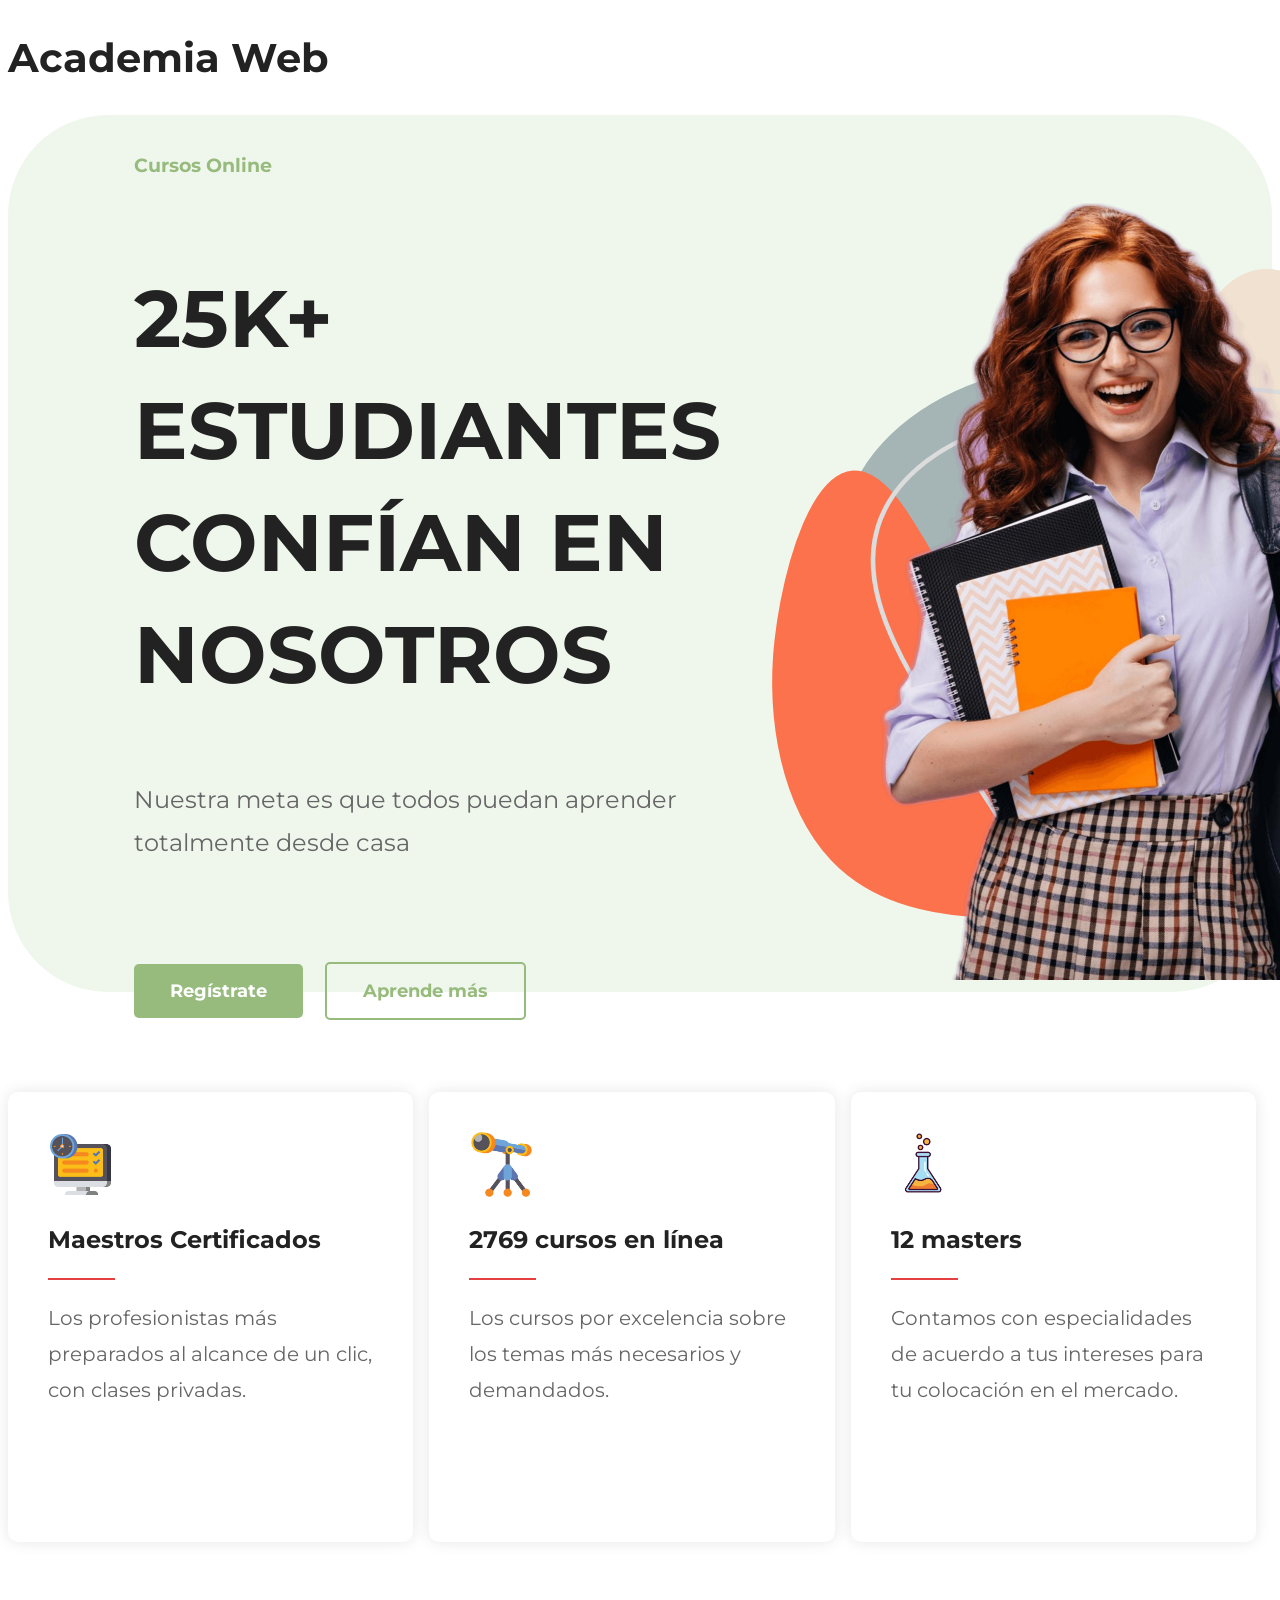
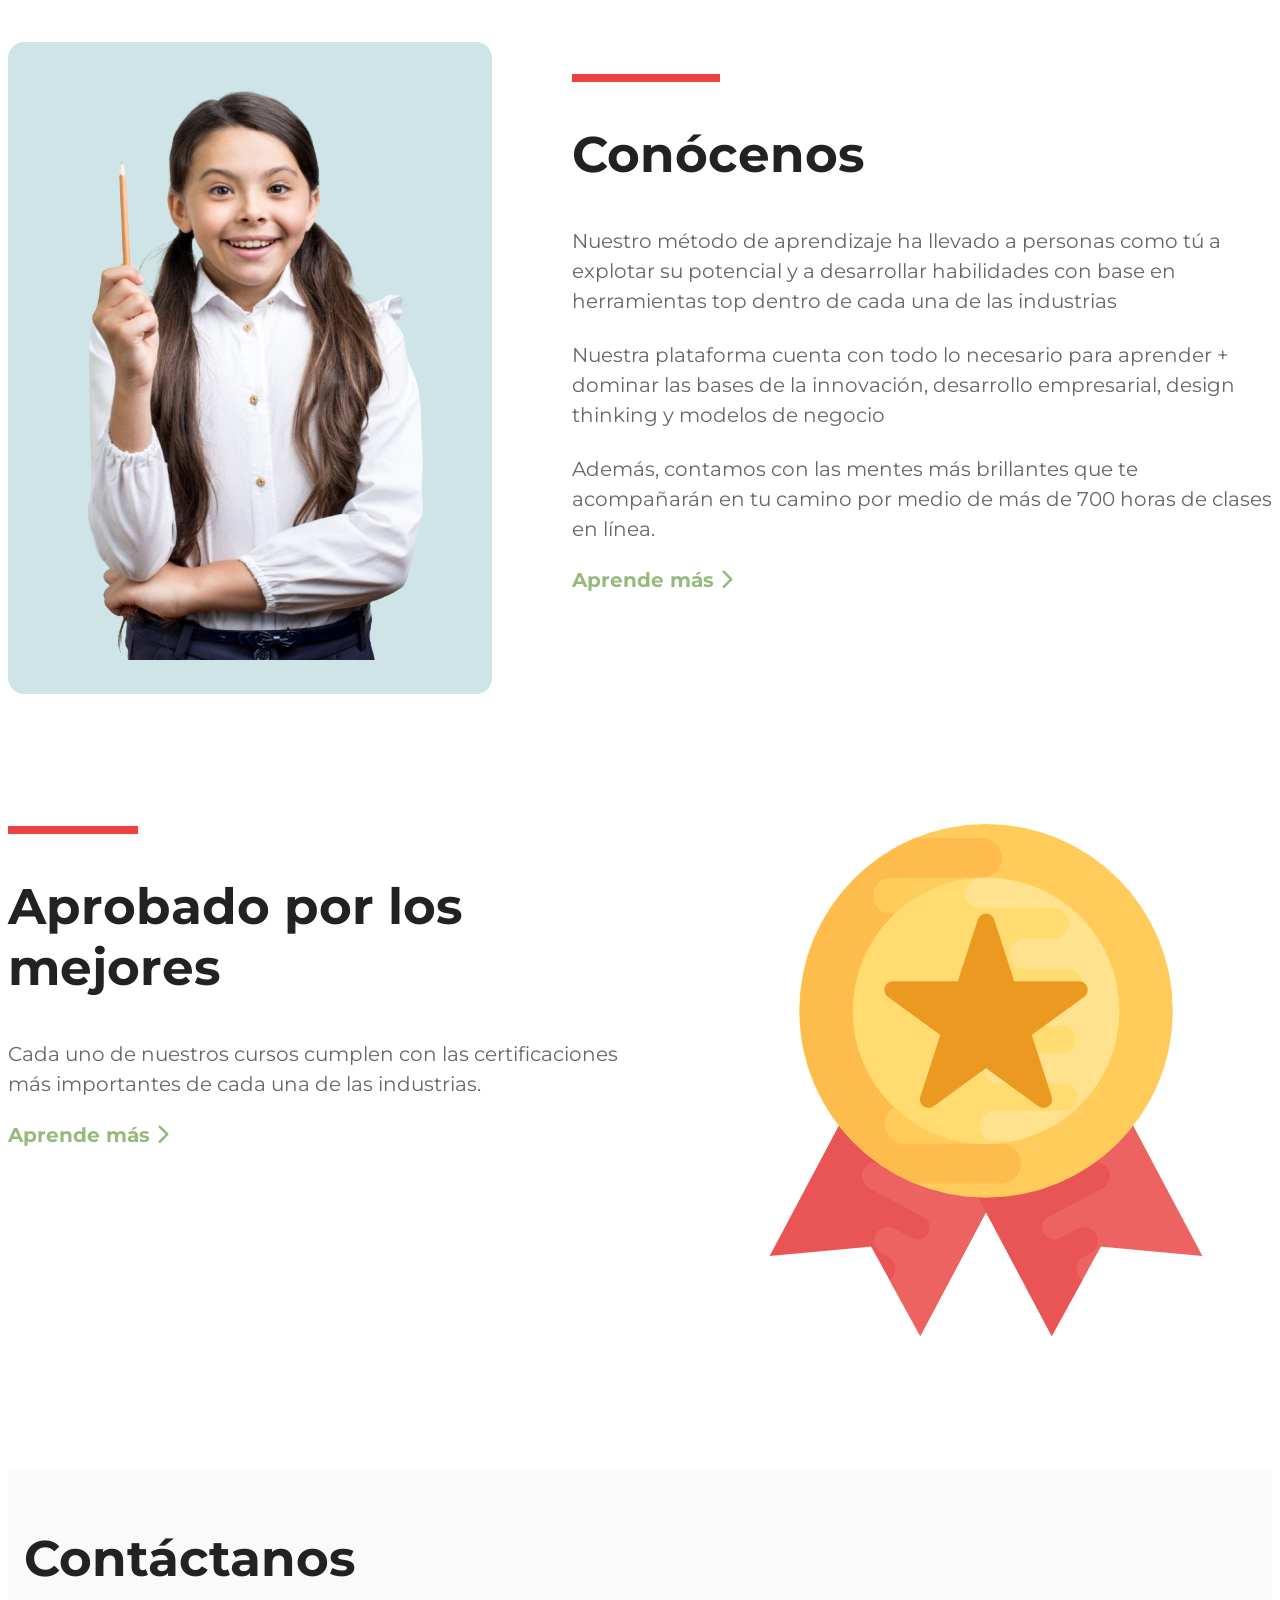
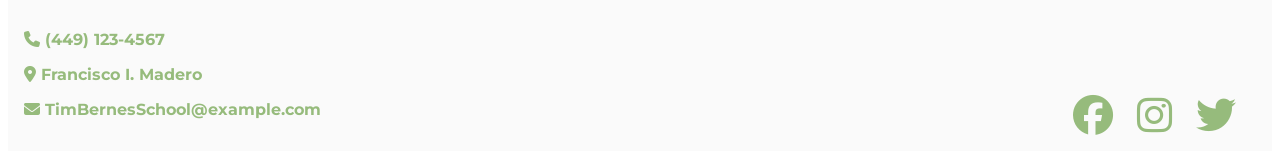
<file: Escuela_alumnos/index.html>
<!DOCTYPE html>
<html lang="en">
<head>
    <meta charset="UTF-8">
    <meta name="viewport" content="width=device-width, initial-scale=1.0">
    <title>Escuela</title>
    <link rel="stylesheet" href="https://cdnjs.cloudflare.com/ajax/libs/font-awesome/6.6.0/css/all.min.css" integrity="sha512-Kc323vGBEqzTmouAECnVceyQqyqdsSiqLQISBL29aUW4U/M7pSPA/gEUZQqv1cwx4OnYxTxve5UMg5GT6L4JJg==" crossorigin="anonymous" referrerpolicy="no-referrer" />
    <link rel="stylesheet" href="style.css">
</head>
<body>
    <header class="contenido">
        <nav>
            <h1 id="logo">Academia Web</h1>
        </nav>
    </header>
    <main class="contenido">
        <section id="inicio">
            <h3>Cursos Online</h3>
            <div id="inicio-contenido">
                <div id="inicio-textos">
                    <h2>25K+ ESTUDIANTES CONFÍAN EN NOSOTROS</h2>
                    <p>Nuestra meta es que todos puedan aprender totalmente desde casa</p>
                </div>
                <img id="inicio-fondo" src="img/inicio.png" />
            </div>

            <div id="inicio-botones">
                <a href="#" class="boton">Regístrate</a>
                <a href="#" id="aprende-mas" class="boton">Aprende más</a>
            </div>
        </section>
        <section id="cards">
            <div class="card">
                <img class="card-img" src="img/computadora.png" />
                <h3 class="card-titulo">Maestros Certificados</h3>
                <hr class="card-separador"> 
                <p class="card-contenido">Los profesionistas más preparados al alcance de un clic, con clases privadas.</p>       
            </div>
            <div class="card">
                <img class="card-img" src="img/telescopio.png" />
                <h3 class="card-titulo">2769 cursos en línea</h3>
                <hr class="card-separador"> 
                <p class="card-contenido">Los cursos por excelencia sobre los temas más necesarios y demandados.</p>       
            </div>
            <div class="card">
                <img class="card-img" src="img/laboratorio.png" />
                <h3 class="card-titulo">12 masters</h3>
                <hr class="card-separador"> 
                <p class="card-contenido">Contamos con especialidades de acuerdo a tus intereses para tu colocación en el mercado.</p>       
            </div>
        </section>
        <section  id="conocenos">
            <div id="conocenos-img">
                <img src="img/conocenos.png">
            </div>
            <div id="conocenos-contenido">
                <hr class="separador">
                <h2>Conócenos</h2>
                <p> Nuestro método de aprendizaje ha llevado
                    a personas como tú a explotar su potencial y a
                    desarrollar habilidades con base en herramientas
                    top dentro de cada una de las industrias<p>
                <p>Nuestra plataforma cuenta con todo lo necesario
                    para aprender + dominar las bases de la innovación,
                    desarrollo empresarial, design thinking y modelos
                    de negocio</p>
                <p>
                    Además, contamos con las mentes más brillantes
                    que te acompañarán en tu camino por medio
                    de más de 700 horas de clases en línea.
                </p>
                <a href="#" class="aprende-mas">Aprende más <i class="fa-solid fa-chevron-right"></i></a>
            </div>
        </section>
        <section  id="aprobado">
            <div id="aprobado-contenido">
                <hr class="separador">
                <h2>Aprobado por los mejores</h2>
                <p>
                    Cada uno de nuestros cursos cumplen con las certificaciones más importantes de cada una de las industrias.
                </p>
                <a href="#" class="aprende-mas">Aprende más <i class="fa-solid fa-chevron-right"></i></a>
            </div>
            <div id="aprobado-img">
                <img src="img/medalla.png">
            </div>
        </section>
    </main>
    <footer>
        <div class="contenido">
            <div class="footer-contacto">
                <h2>Contáctanos</h2>
                <a href="#"><i class="fa-solid fa-phone"></i> (449) 123-4567</a>
                <a href="#"><i class="fa-solid fa-location-dot"></i> Francisco I. Madero</a>
                <a href="#"><i class="fa-solid fa-envelope"></i> TimBernesSchool@example.com</a>
            </div>
            <div class="footer-redes">
                <a href="#"><i class="fa-brands fa-facebook"></i></a>
                <a href="#"><i class="fa-brands fa-instagram"></i></a>
                <a href="#"><i class="fa-brands fa-twitter"></i></a>            
            </div>
        </div>
    </footer>
</body>
</html>
</file>
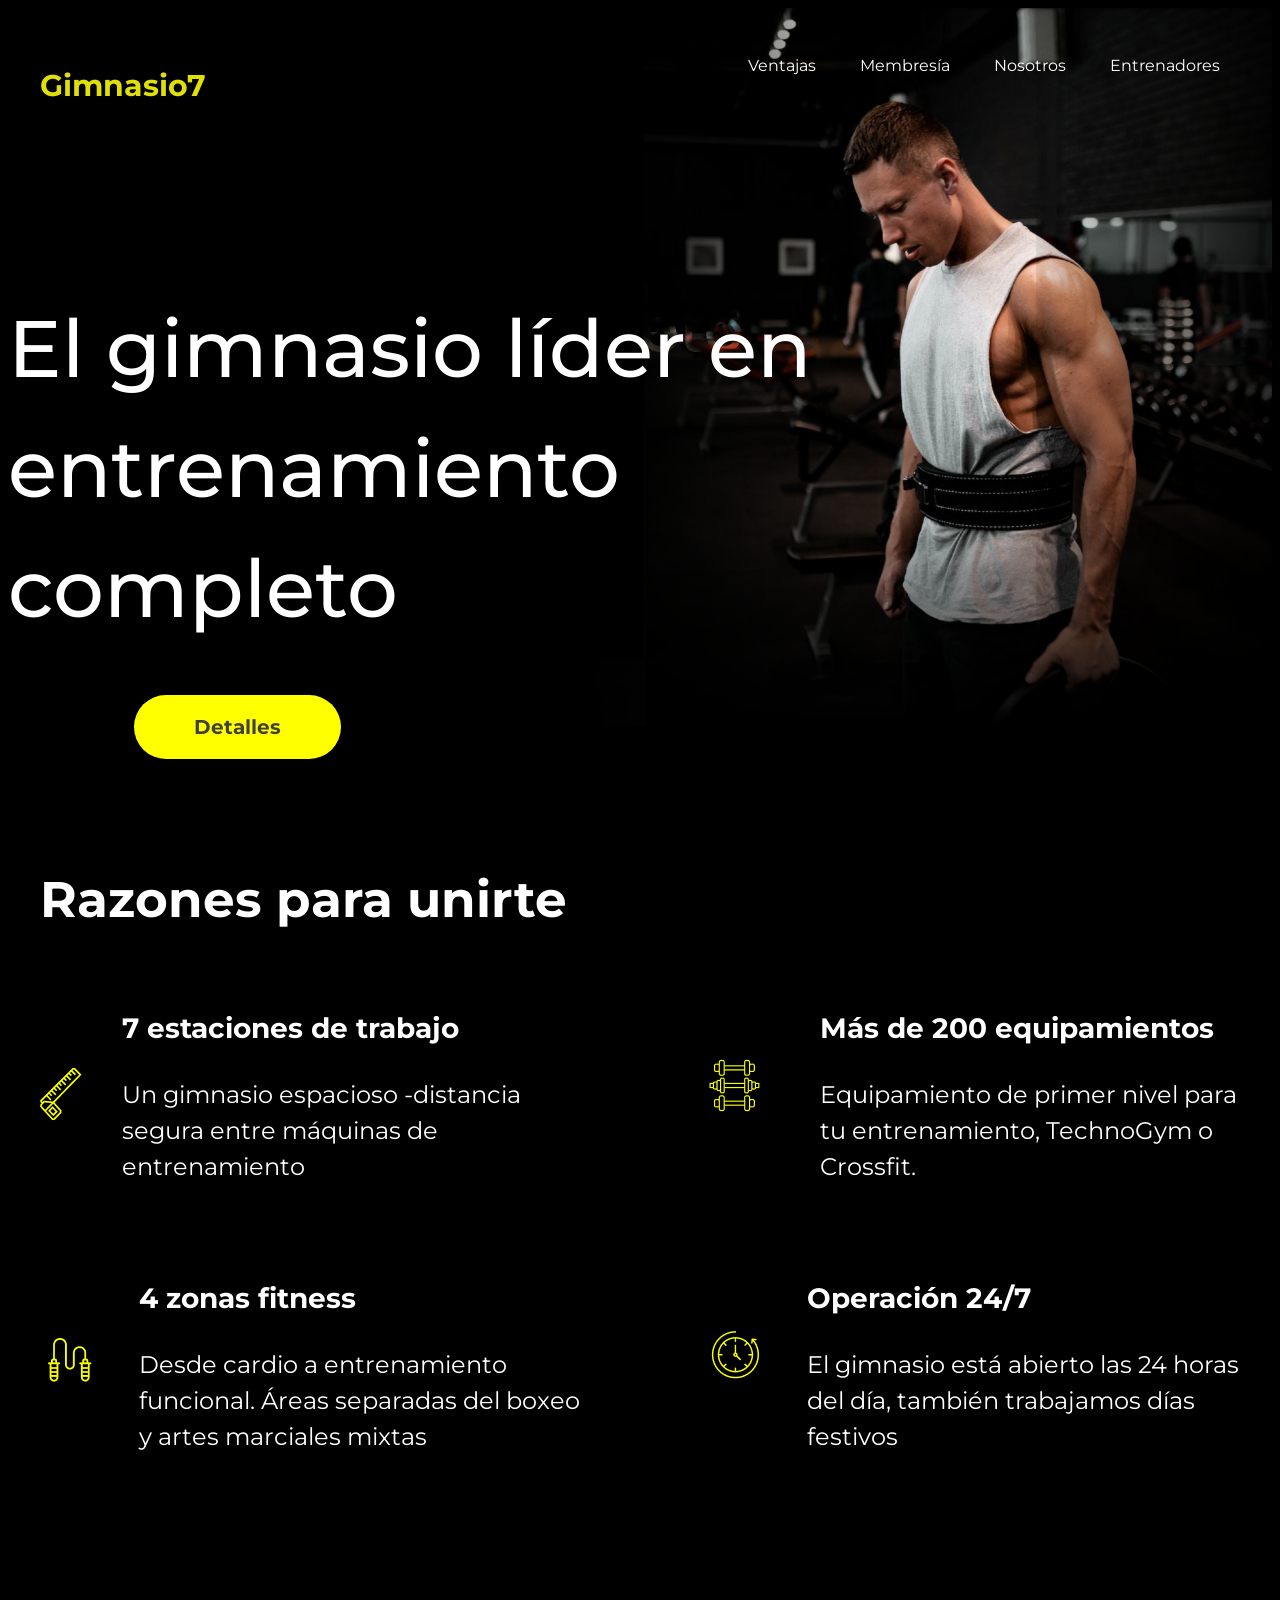
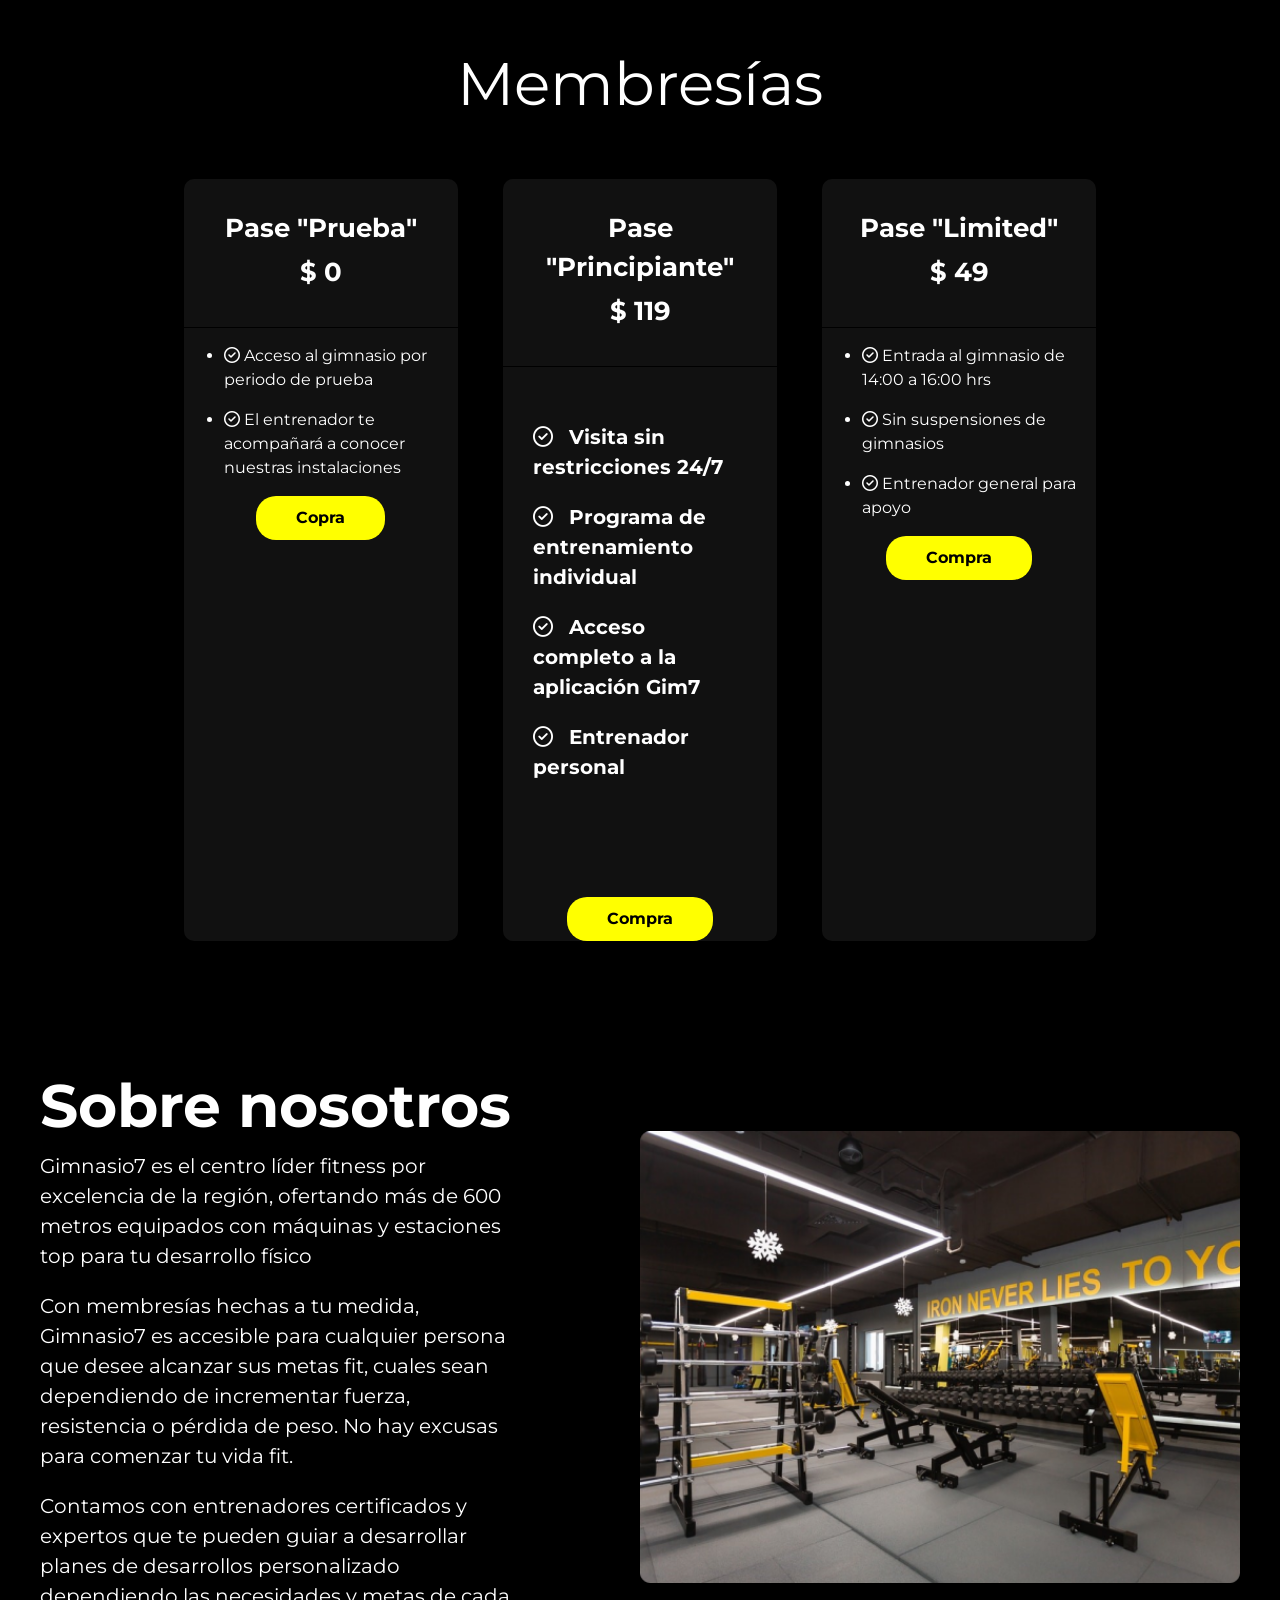
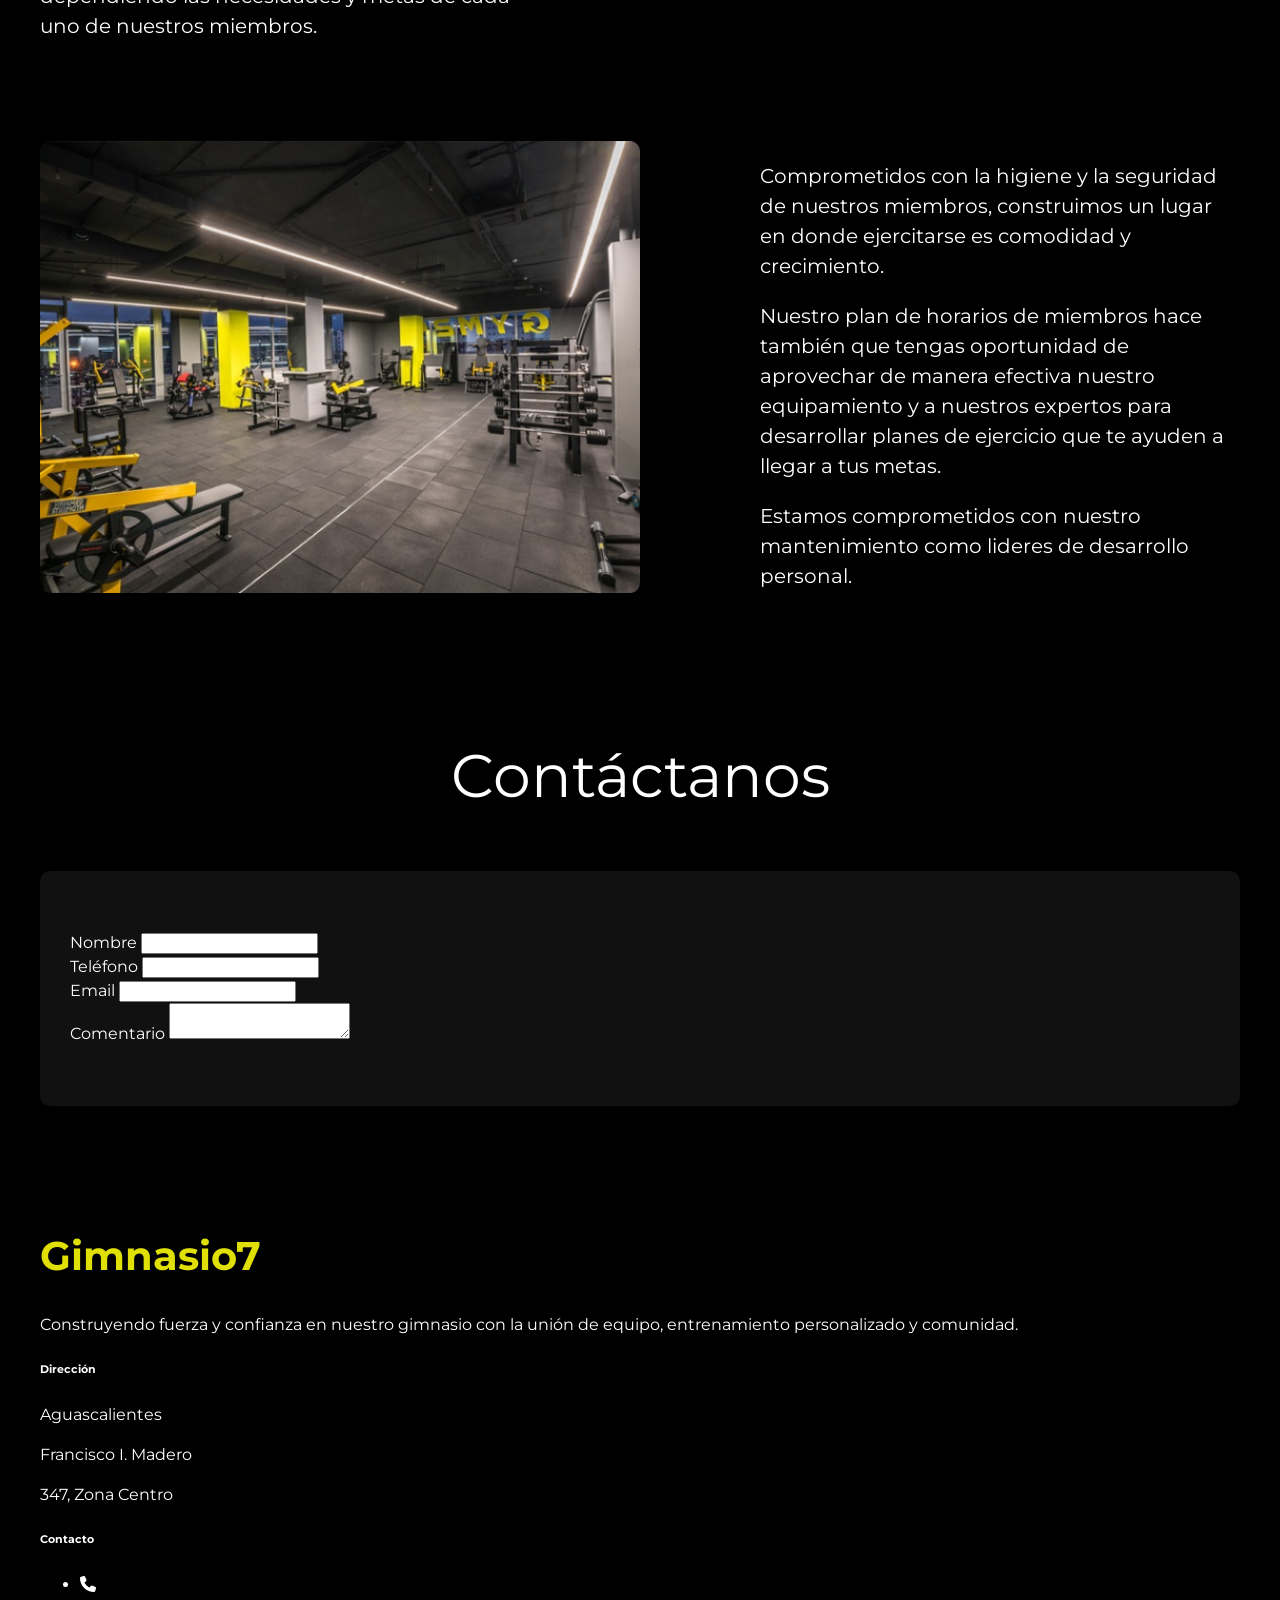
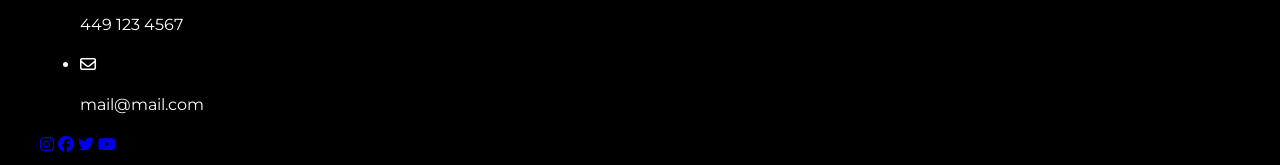
<file: Gym/index.html>
<!DOCTYPE html>
<html lang="en">
<head>
    <meta charset="UTF-8">
    <meta name="viewport" content="width=device-width, initial-scale=1.0">
    <title>Gym</title>
    <link rel="stylesheet" href="style.css" />
    <link rel="stylesheet" href="https://cdnjs.cloudflare.com/ajax/libs/font-awesome/6.6.0/css/all.min.css" integrity="sha512-Kc323vGBEqzTmouAECnVceyQqyqdsSiqLQISBL29aUW4U/M7pSPA/gEUZQqv1cwx4OnYxTxve5UMg5GT6L4JJg==" crossorigin="anonymous" referrerpolicy="no-referrer" />
</head>
<body>
    <div id="fondo">
        <header class="container">
            <nav>
                <a class="logo" href=""><h1>Gimnasio<span>7</span></h1></a>
                <ul>                
                    <li><a href="#">Ventajas</a></li>
                    <li><a href="#">Membresía</a></li>
                    <li><a href="#">Nosotros</a></li>
                    <li><a href="#">Entrenadores</a></li>
                </ul>
            </nav>
        </header>
        <div id="portada-textos">
            <h2>El gimnasio líder en entrenamiento completo</h2>
            <a href="#" class="boton-portada">Detalles</a>
        </div>
    </div>

    <main class="container">
        <section id="razones">
            <h2>Razones para unirte</h2>
            <div class="cont-razones">
                <div class="razon">
                    <img src="img/icon_line.png">
                    <div class="razon-texto">
                        <h3>7 estaciones de trabajo</h3>
                        <p> Un gimnasio espacioso -distancia segura entre máquinas de entrenamiento</p>
                    </div>
                </div>
                <div class="razon">
                    <img src="img/icon_ eqipment.png" alt="">
                    <div class="razon-texto">
                        <h3>Más de 200 equipamientos</h3>
                        <p>Equipamiento de primer nivel para tu entrenamiento, TechnoGym o Crossfit.
                        </p>
                    </div>
                </div>
            </div>
            <div class="cont-razones">
                <div class="razon">
                    <img src="img/icon_ fitness zones.png" alt="">
                    <div class="razon-texto">
                        <h3>4 zonas fitness</h3>
                        <p>
                            Desde cardio a entrenamiento funcional. Áreas separadas del boxeo y artes marciales mixtas
                        </p>
                    </div>
                </div>
                <div class="razon">
                    <img src="img/icon_time.png" alt="">
                    <div class="razon-texto">
                        <h3>Operación 24/7</h3>
                        <p>El gimnasio está abierto las 24 horas del día, también trabajamos días festivos
                        </p>
                    </div>
                </div>
            </div>
        </section>

        <section id="membresias">
            <h2>Membresías</h2>
            <div id="membresias-cards">
                <div class="membresia-card">
                    <div class="membresia-card-header">
                        <h3>Pase "Prueba"</h3>
                        <p> $ 0</p>
                    </div>
                    <div class="membresia-card-content">
                        <ul>
                            <li>
                                <p><i class="fa-regular fa-circle-check"></i> Acceso al gimnasio por periodo de prueba</p>
                            </li>
                            <li>
                                <p><i class="fa-regular fa-circle-check"></i> El entrenador te acompañará a conocer nuestras instalaciones</p>
                            </li>
                        </ul>
                        
                    </div>
                    <div class="membresia-card-footer">
                        <a href="#" class="boton-compra">Copra</a>
                    </div>
                </div>
                <div class="membresia-card">
                    <div class="membresia-card-header">
                        <h3>Pase "Principiante"</h3>
                        <p> $ 119</p>
                    </div>
                    <div class="membresia-card-contenido">
                        <ul>
                            <li>
                                <p><i class="fa-regular fa-circle-check"></i> Visita sin restricciones 24/7</p>
                            </li>
                            <li>
                                <p><i class="fa-regular fa-circle-check"></i> Programa de entrenamiento individual</p>
                            </li>
                            <li>
                                <p><i class="fa-regular fa-circle-check"></i> Acceso completo a la aplicación Gim7</p>
                            </li>
                            <li>
                                <p><i class="fa-regular fa-circle-check"></i> Entrenador personal</p>
                            </li>
                        </ul>
                        
                    </div>
                    <div class="membresia-card-footer">
                        <a href="#" class="boton-compra">Compra</a>
                    </div>
                </div><div class="membresia-card">
                    <div class="membresia-card-header">
                        <h3>Pase "Limited"</h3>
                        <p> $ 49</p>
                    </div>
                    <div class="membresia-card-content">
                        <ul>
                            <li>
                                <p><i class="fa-regular fa-circle-check"></i> Entrada al gimnasio de 14:00 a 16:00 hrs</p>
                            </li>
                            <li>
                                <p><i class="fa-regular fa-circle-check"></i> Sin suspensiones de gimnasios</p>
                            </li>
                            <li>
                                <p><i class="fa-regular fa-circle-check"></i> Entrenador general para apoyo</p>
                            </li>
                        </ul>
                        
                    </div>
                    <div class="membresia-card-footer">
                        <a href="#" class="boton-compra">Compra</a>
                    </div>
                </div>
            </div>
        </section>

        <section id="nosotros">
            <h2>Sobre nosotros</h2>
            <div class="nosotros-container">
                <div class="nosotros-content">
                    <p>Gimnasio7 es el centro líder fitness por excelencia de la región,
                        ofertando más de 600 metros equipados con máquinas y
                        estaciones top para tu desarrollo físico</p>
                    <p>
                        Con membresías hechas a tu medida, Gimnasio7 es accesible
                        para cualquier persona que desee alcanzar sus metas fit, cuales
                        sean dependiendo de incrementar fuerza, resistencia o pérdida
                        de peso. No hay excusas para comenzar tu vida fit.
                    </p>   
                    <p> 
                        Contamos con entrenadores certificados y expertos que te
                        pueden guiar a desarrollar planes de desarrollos personalizado
                        dependiendo las necesidades y metas de cada uno de nuestros
                        miembros.
                    </p>                  
                </div>
                <div class="nosotros-img">
                    <img src="img/photo_gim.png" alt="">
                </div>
            </div>
            <div class="nosotros-container">                
                <div class="nosotros-img">
                    <img src="img/photo_gim2.png" alt="">
                </div>
                <div class="nosotros-content">
                    <p>Comprometidos con la higiene y la seguridad de nuestros
                        miembros, construimos un lugar en donde ejercitarse es
                        comodidad y crecimiento.
                     </p>   
                     <p>                    
                        Nuestro plan de horarios de miembros hace también que
                        tengas oportunidad de aprovechar de manera efectiva nuestro
                        equipamiento y a nuestros expertos para desarrollar planes de
                        ejercicio que te ayuden a llegar a tus metas.
                    </p>   
                    <p>
                        Estamos comprometidos con nuestro mantenimiento como
                        lideres de desarrollo personal.</p>
                </div> 
            </div>
            
        </section>
        <section id="contacto">
            <h2>Contáctanos</h2>
            <form>
                <div class="row">
                    <label for="name">Nombre</label>
                    <input type="text" id="name" name="name" required>
                </div>

                <div class="row">
                    <label for="phone">Teléfono</label>
                    <input type="tel" id="phone" name="phone" required>
                </div>

                <div class="row">
                    <label for="email">Email</label>
                    <input type="email" id="email" name="email" required>
                </div>

                <div class="row">
                    <label for="comment">Comentario</label>
                    <textarea id="comment" name="comment" required></textarea>
                </div>
            </form>
        </section>
    </main>
    <footer>
        <div id="footer" class="container">
            <div class="footer-info">
                <a class="logo" href=""><h1>Gimnasio<span>7</span></h1></a>
                <p>Construyendo fuerza y confianza en nuestro gimnasio con la unión de equipo, entrenamiento personalizado y comunidad.</p>
            </div>
            <div class="footer-direccion">
                <h6>Dirección</h6>
                <p>Aguascalientes</p>
                <p>Francisco I. Madero</p>
                <p>347, Zona Centro</p>
            </div>
            <div class="footer-contacto">
                <h6>Contacto</h6>
                <ul>
                    <li>
                        <i class="fa-solid fa-phone"></i>
                        <p>449 123 4567</p>
                    </li>
                    <li>
                        <i class="fa-regular fa-envelope"></i>
                        <p>mail@mail.com</p>
                    </li>
                </ul>
                <div class="footer-redes">
                    <a href="#"><i class="fa-brands fa-instagram"></i></a>
                    <a href="#"><i class="fa-brands fa-facebook"></i></a>
                    <a href="#"><i class="fa-brands fa-twitter"></i></a> 
                    <a href="#"><i class="fa-brands fa-youtube"></i></a>           
                </div>
            </div>
        </div>
    </footer>
</body>
</html>
</file>
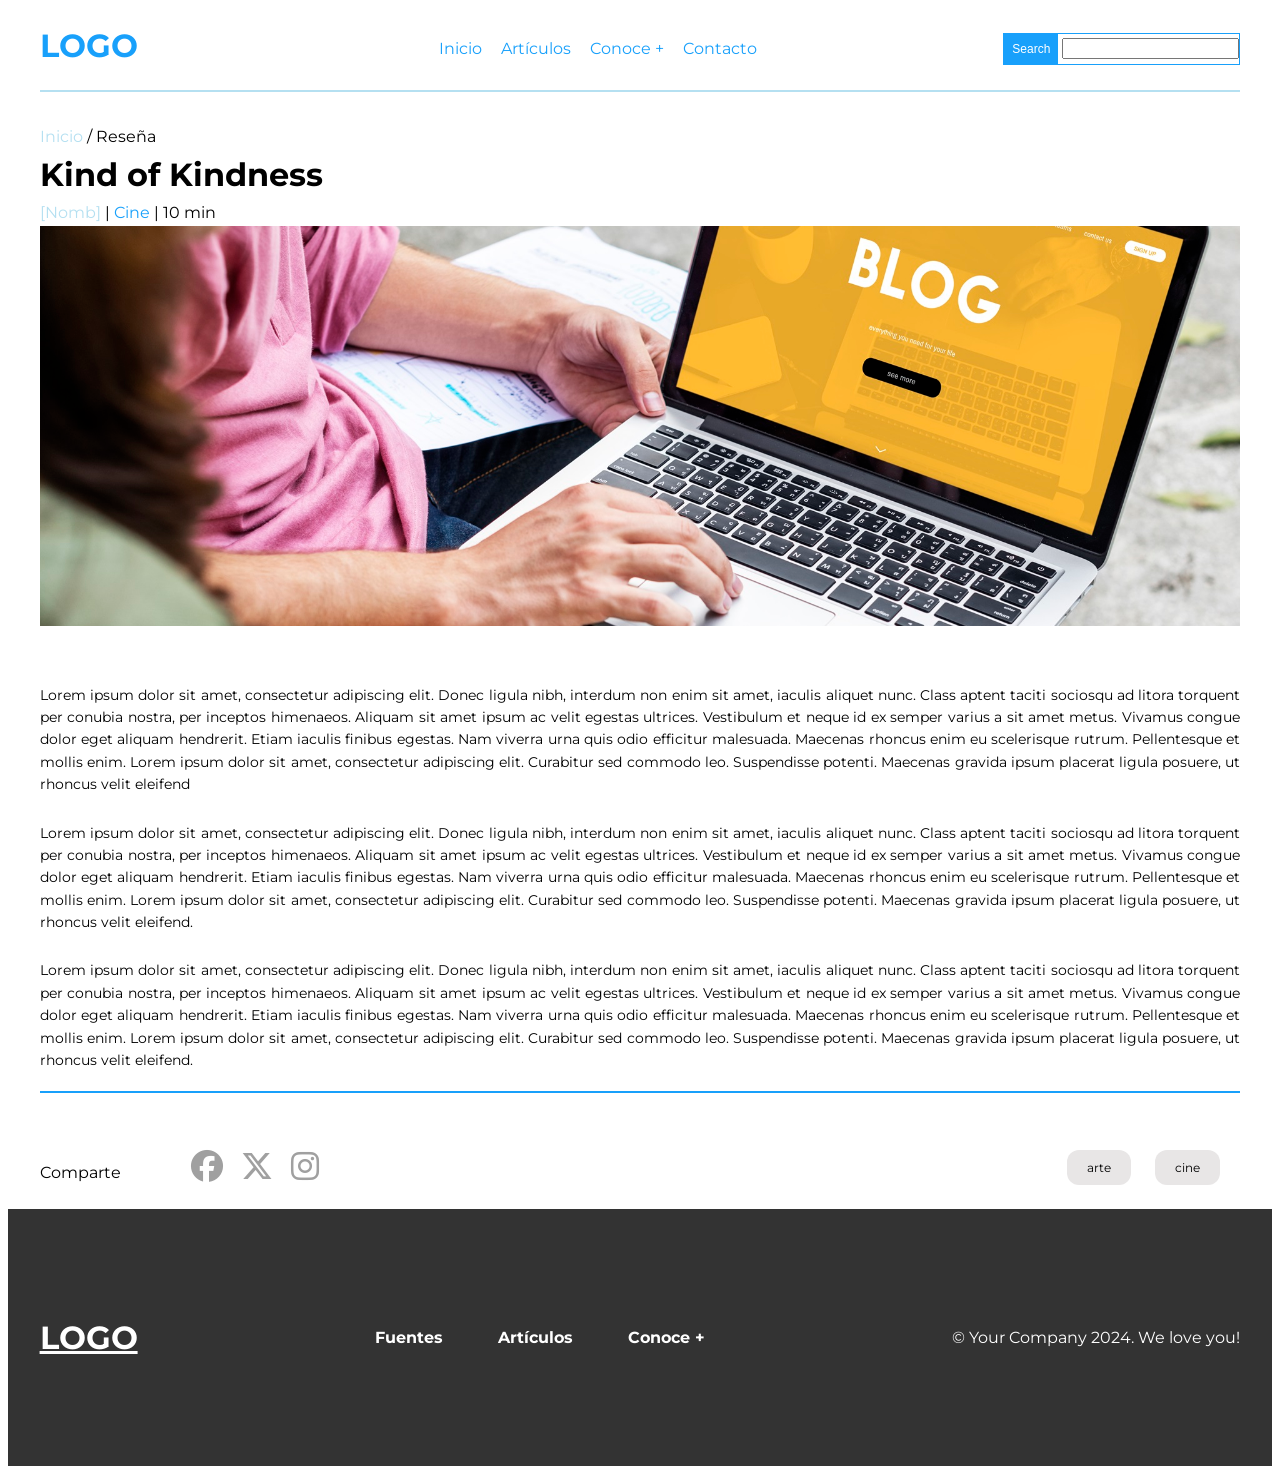
<file: Blog/blog.html>
<!DOCTYPE html>
<html lang="en">
<head>
    <meta charset="UTF-8">
    <meta name="viewport" content="width=device-width, initial-scale=1.0">
    <title>Blog Indptdos</title>

    <link rel="stylesheet" href="https://cdnjs.cloudflare.com/ajax/libs/font-awesome/6.6.0/css/all.min.css" integrity="sha512-Kc323vGBEqzTmouAECnVceyQqyqdsSiqLQISBL29aUW4U/M7pSPA/gEUZQqv1cwx4OnYxTxve5UMg5GT6L4JJg==" crossorigin="anonymous" referrerpolicy="no-referrer" />
    <link rel="stylesheet" href="blog2.css">
</head>
<body>
    <header>
        <div class="container">
            <div class="container-header">
                <a href="#" id="logo"> LOGO</a>   
                <nav class="menu-nav">   
                    <ul>
                        <li>  
                            <a href="#"> Inicio </a>
                        </li>
                        <li>  
                            <a href="#"> Artículos </a>
                        </li>
                        <li>  
                            <a href="#"> Conoce + </a>
                        </li>
                        <li> 
                            <a href="#"> Contacto </a>    
                        </li>
                    </ul>
                </nav>
                <div class="formulario">
                    <form id="buscador-header">
                        <button type="submit">Search</button>
                        <input type="search" >
                    </form>
                </div>
             </div>
        </div>
    </header>

    
    <div class="container">
        <main>
            <section>
                <a class="text-blue-2"> Inicio </a>  
                
                <span class="text-gray"> / Reseña </span>
              
                <h1>
                    Kind of Kindness
                </h1>

                <div class="font-18"> 
                    <span class="text-blue-2"> [Nomb] </span> |
                    <span class="text-blue-1"> Cine </span>  |
                    <span class="text-gray"> 10 min </span>
                </div>
                      
                <div class="img-article">
                        <img src="images/blog-indptdos.jpg" alt="La imagen no esta">
                </div>
                    
                <div class="text-article">
                    <p>Lorem ipsum dolor sit amet, consectetur adipiscing elit. Donec ligula nibh, interdum non enim sit amet, iaculis
                        aliquet nunc.
                        Class aptent taciti sociosqu ad litora torquent per conubia nostra, per inceptos himenaeos. Aliquam sit amet ipsum
                        ac velit
                        egestas ultrices. Vestibulum et neque id ex semper varius a sit amet metus. Vivamus congue dolor eget aliquam
                        hendrerit.
                        Etiam iaculis finibus egestas. Nam viverra urna quis odio efficitur malesuada. Maecenas rhoncus enim eu scelerisque
                        rutrum.
                        Pellentesque et mollis enim. Lorem ipsum dolor sit amet, consectetur adipiscing elit. Curabitur sed commodo leo.
                        Suspendisse potenti. Maecenas gravida ipsum placerat ligula posuere, ut rhoncus velit eleifend
                    </p>
                    <p>Lorem ipsum dolor sit amet, consectetur adipiscing elit. Donec ligula nibh, interdum non enim sit amet, iaculis
                        aliquet nunc.
                        Class aptent taciti sociosqu ad litora torquent per conubia nostra, per inceptos himenaeos. Aliquam sit amet ipsum
                        ac velit
                        egestas ultrices. Vestibulum et neque id ex semper varius a sit amet metus. Vivamus congue dolor eget aliquam
                        hendrerit.
                        Etiam iaculis finibus egestas. Nam viverra urna quis odio efficitur malesuada. Maecenas rhoncus enim eu scelerisque
                        rutrum.
                        Pellentesque et mollis enim. Lorem ipsum dolor sit amet, consectetur adipiscing elit. Curabitur sed commodo leo.
                        Suspendisse potenti. Maecenas gravida ipsum placerat ligula posuere, ut rhoncus velit eleifend.
                    </p>
                    <p>Lorem ipsum dolor sit amet, consectetur adipiscing elit. Donec ligula nibh, interdum non enim sit amet, iaculis
                        aliquet nunc.
                        Class aptent taciti sociosqu ad litora torquent per conubia nostra, per inceptos himenaeos. Aliquam sit amet ipsum
                        ac velit
                        egestas ultrices. Vestibulum et neque id ex semper varius a sit amet metus. Vivamus congue dolor eget aliquam
                        hendrerit.
                        Etiam iaculis finibus egestas. Nam viverra urna quis odio efficitur malesuada. Maecenas rhoncus enim eu scelerisque
                        rutrum.
                        Pellentesque et mollis enim. Lorem ipsum dolor sit amet, consectetur adipiscing elit. Curabitur sed commodo leo.
                        Suspendisse potenti. Maecenas gravida ipsum placerat ligula posuere, ut rhoncus velit eleifend.
                    </p>
                </div>
            </section>
            <section class="redes">  
                <div> 
                    <span class="text-black font-22"> Comparte </span>
                    <ul class="list-share">
                        <li>
                            <a href="https://facebook.com" target="_blank">
                                <i class="fa-brands fa-facebook"></i>
                            </a>
                        </li>
                        <li>
                            <a href="https://twitter.com" target="_blank">
                                <i class="fa-brands fa-x-twitter"></i>
                            </a>
                        </li>
                        <li>
                            <a href="https://instagram.com" target="_blank">
                                <i class="fa-brands fa-instagram"></i>
                            </a>
                        </li>
                    </ul>
                </div>    
                <div class="etiquetas">
                    <span>arte</span>
                    <span> cine </span>
                </div>
            </section>  
        </main>
    </div>
    

    <footer>
        <div class="container horizontal">
            <a href="#" id="logo-white"> LOGO </a>
            <nav class="menu-nav-footer">  
                <ul>
                    <li>  
                        <a href="#"> Fuentes </a>
                    </li>
                    <li>  
                        <a href="#"> Artículos </a>
                    </li>
                    <li>  
                        <a href="#"> Conoce + </a>
                    </li>
                </ul>
            </nav>
            <p class="text-white">  
               &copy; Your Company 2024. We love you!
            </p>
        </div>
    </footer>
</body>
</html>
</file>
<file: Escuela_alumnos/style.css>
@import url('https://fonts.googleapis.com/css2?family=Montserrat:ital,wght@0,300;0,400;0,500;0,600;0,700;0,800;0,900;1,300;1,400;1,500;1,600;1,700;1,800;1,900&family=Montserrat:ital,wght@0,100..900;1,100..900&display=swap');

html{
    font-family: 'Montserrat';
    background-color: #ffff;
    font-size: 16px;
    color: #666;
}

h1, h2, h3, h4, h5, h6{
    color: #222;
}

.contenido{
    display: block;
    max-width: 1600px;
    margin: 0 auto;
}

#logo{
    font-size: 40px;
}

#inicio{
    background-color: #EFF7ED;
    padding: 20px 10%;
    border-radius: 100px;
}

#inicio-contenido h2{
    font-size: 80px;
    line-height: 1.4;
}

#inicio h3{
    color: #97ba7d;
    margin-bottom: 20px;
}

#inicio-contenido{
    display: flex;
    justify-content: space-between;
}

#inicio-contenido{
    font-size: 24px;
    line-height: 1.8;
    width: 80%;
}

.boton{
    text-decoration: none;
    color: #fff;
    font-size: 18px;
    background-color: #97ba7d;
    padding: 16px 36px;
    border-radius: 5px;
    font-weight: bold;
    margin-right: 18px;
}

#aprende-mas{
    background-color: transparent;
    border: 2px solid #97ba7d;
    color: #97ba7d
}

#inicio-botones{
    margin-bottom: -30px;
}

#cards{
    display: flex;
    margin: 100px auto;
    justify-content: space-between;
}

.card{
    background-color: #fff;
    border-radius: 10px;
    width: 30%;
    height: 370px;
    padding: 40px;
    margin-right: 16px;
    box-shadow: 0 0 15px rgb(0,0,0,0.1);
}

.card-img{
    width: 20%;
    border-radius: 10%;
}

.card-titulo{
    font-size: 24px;
}

.card-separador{
    border: 1px solid #E54040;
    margin: 20px 0;
    width: 20%;
}

.card-contenido{
    font-size: 20px;
    line-height: 1.8;
}

.separador{
    border:4px solid #ed4040;
    width: 20%;
    margin: 32px 0;
}

#conocenos{
    display: flex;
    justify-content: space-between;
    margin: 100px 0;
}

#conocenos-img{
    padding: 30px;
    background-color: #cfe4e6;
    border-radius: 16px;
    margin-right: 80px;
}

#conocenos-contenido h2{
    font-size: 50px;
}

#conocenos-contenido p{
    color: #666;
    line-height:1.5;
    margin-bottom: 24px;
    font-size:20px;
}

.aprende-mas{
    color: #95ba7c;
    font-weight: bold;
    margin-top: 40px;
    text-decoration: none;
    font-size: 20px;
}

#aprobado{
    margin: 100px auto;
    display: flex;
    justify-content: space-between;

}

#aprobado-img{
    padding: 30px;
    border-radius: 16px;
    margin-left: 80px;
}

#aprobado-contenido p{
    color: #666;
    line-height: 1.5;
    margin-bottom: 24px;
    font-size: 20px;
}

#aprobado-contenido h2{
    font-size: 50px;
}

footer{
    padding: 16px;
    background-color: #fafafa;
}

footer .contenido{
    display: flex;
    justify-content: space-between;
    align-items: end;
}

.footer-contacto{
    display: flex;
    flex-direction: column;
}

.footer-contacto h2{
    font-size: 50px;
}

.footer-contacto a{
    text-decoration: none;
    color: #96bb7c;
    margin-bottom: 16px;
    font-weight: bold;
}

.footer-redes i{
    font-size: 40px;
    color: #96bb7c;
    margin-right: 20px;
}
</file>
<file: Gym/style.css>
@import url('https://fonts.googleapis.com/css2?family=Montserrat:ital,wght@0,100..900;1,100..900&display=swap');

body {
    font-family: 'Montserrat';
    font-size: 16px;
    line-height: 1.5;
    background-color: #000000;
    color: #ffffff;
}


.container {
    display: block;
    margin: 0 auto;
    max-width: 1200px;
}

#fondo {
    background-image: url('img/portada-gimnasio.png');
    background-size: cover;
}

header {
    padding: 30px 0;
}

header nav {
    display: flex;
    justify-content: space-between;
}

header nav li {
    display: inline-block;
    margin: 0 20px;
}

header a {
    text-decoration: none;
    color: #ffffff;
}

.logo {
    text-decoration: none;
    color: #ffffff;
    font-size: 20px;
}

.logo  {
    color: #e0e007;
}

#portada textos {
    padding: 0 5%;
}

#portada-textos h2 {
    font-size: 80px;
    font-weight: 500;
    line-height: 1.5;
    width: 80%;
    margin: 10% 0 5% 0;
}

#portada-textos a {
    background-color: #ffff00;
    color: #404040;
    padding: 20px 60px;
    text-decoration: none;
    border-radius: 40px;
    font-size: 20px;
    font-weight: bold;
    margin-left: 10%;
}

#razones {
    margin: 10% auto;
}

#razones h2 {
    font-size: 50px;
}

.cont-razones {
    display: flex;
    justify-content: space-between;
}

.razon {
    display: flex;
    justify-content: space-between;
    align-items: center;
    width: 45%;
    font-size: 24px;
    margin-bottom: 40px;
}

.razon img {
    margin-right: 40px;
}

#membresias h2 {
    font-size: 60px;
    font-weight: normal;
    text-align: center;
}

#membresias-cards {
    display: flex;
    justify-content: space-between;
    padding: 0 12%;
}

.membresia-card {
    background-color: #111111;
    border-radius: 10px;
    width: 30%;
}

.membresia-card-header {
    border-bottom: 1px solid #000000;
    padding: 30px;
}

.membresia-card-header h3 {
    margin: 0;
    font-size: 26px;
    text-align: center;
}

.membresia-card-header p {
    font-size: 26px;
    font-weight: bold;
    text-align: center;
    margin: 5px 0;
}

.membresia-card-contenido {
    padding: 15px 30px;
    font-size: 20px;
    font-weight: bold;
    display: flex;
    justify-content: center;
    height: 500px;
}

.membresia-card-contenido ul {
    list-style: none;
    padding: 0;
}

.membresia-card-contenido i {
    margin-right: 10px;
}

.membresia-card-footer {
    display: flex;
    justify-content: center;
}

.boton-compra {
    padding: 10px 40px;
    background-color: #ffff00;
    text-decoration: none;
    color: #000000;
    font-weight: bold;
    border-radius: 20px;
}

#nosotros {
    margin: 10% auto;
}

#nosotros h2 {
    font-size: 60px;
    margin-bottom: -20px;
}

.nosotros-container {
    display: flex;
    justify-content: space-between;
    margin-bottom: 80px;
}

.nosotros-content {
    width: 40%;
    font-size: 20px;
    line-height: 1.5;
}

.nosotros-img {
    width: 50%;
}

.nosotros-img img {
    width: 100%;
}

#contacto {
    margin: 10% auto;
}

#contacto h2 {
    font-size: 60px;
    font-weight: normal;
    text-align: center;
}


#contacto form {
    border-radius: 10px;
    background-color: #111111;
    padding: 60px 30px;
}
</file>
<file: Blog/blog2.css>
@import url('https://fonts.googleapis.com/css2?family=Montserrat:ital,wght@0,100..900;1,100..900&display=swap');

body {
    font-family: 'Montserrat';
    font-size: 16px;
    line-height: 1.6;
}

.container {
    display: block;
    width: 95%;
    margin: 0 auto;
}

.container-header{
    display: flex;
    justify-content: space-between;
    padding: 12px 0;
    border-bottom: 2px solid #b5e0f1;
}

#logo{
    color: #18a0fb;
    text-decoration: none;
    font-size: 32px;
    font-weight: bold;
}

.menu-nav ul{
    list-style: none;
}

.menu-nav li{
    display: inline; 
    margin-left: 15px;
}

.menu-nav a{
    text-decoration: none;
    color: #18A0FB
}

.formulario{
    display:  flex;
    align-items: center;
}

#buscador-header{
    border: 1px solid #18a0fb;
}

#buscador-header button{
    padding: 8px;
    font-size: 12px;
    background-color: #18a0fb;
    border: none;
    color: #ffff;
}

.buscador-header input{
    padding: 6px;
    border: none;
    font-size: 12px;
}

section {
    padding-top: 32px;
}

h1 {
    font-size: 32px;
    margin: 0;
}

.fon-18{
    font-size: 18px;
}

.text-blue-1{
    color: #18a0fb;
}

.text-blue-2{
    color: #b5e0f1;
}

.text_gray{
    color: #A0A0A0;
}

.img-article img{
    width: 100%;
    height: 400px;
    object-fit: cover;
}

.text-article{
    padding-top: 30px;
    border-bottom: 2px solid #18a0fb;
}

.text-article p{
    font-size: 14px;
    padding: 6px 0;
    text-align: justify;
}

.fon-22{
    font-size: 22px;
}

.list-share{
    list-style: none;
    display: inline-block;
    margin-left: 16px;
}

.list-share li{
    display: inline;
    margin-left: 10px;
}

.list-share a{
    text-decoration: none;
    font-size: 32px;
    color: #A0A0A0;
}

.etiquetas span{
    background-color: #e8e6e6;
    padding: 10px 20px;
    font-size: 12px;
    margin-right: 20px;
    border-radius: 12px;
}

.redes{
    display: flex; 
    justify-content: space-between;
    align-items: center;
}

footer{
    background-color: #333333;
    padding-top: 100px;
    padding-bottom: 100px;
    color: #ffff;
}

#logo-white{
    color:#ffff;
    font-size: 32px;
    font-weight: bold;
}

.menu-nav-footer ul{
    list-style: none;
}

.menu-nav-footer li{
    display: inline;
    margin-right: 50px;
}

.menu-nav-footer a{
    color: #ffff;
    font-weight: bold;
    text-decoration: none;
}

.horizontal{
    display: flex;
    justify-content: space-between;
    align-items: center;
}
</file>
